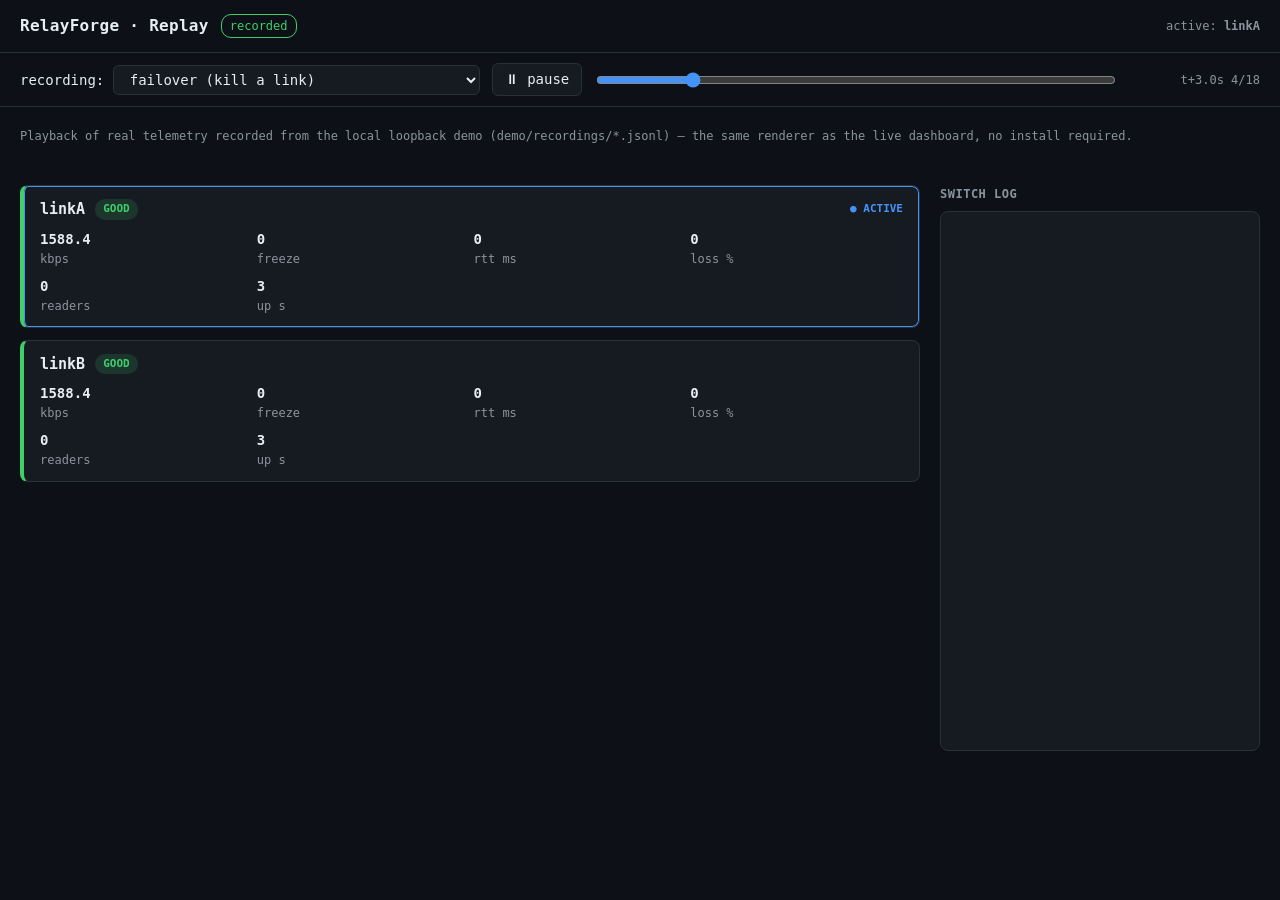
<file: web/replay.html>
<!doctype html>
<html lang="en">
<head>
<meta charset="utf-8">
<meta name="viewport" content="width=device-width, initial-scale=1">
<title>RelayForge — Replay (recorded telemetry)</title>
<link rel="stylesheet" href="styles.css">
</head>
<body>
<header>
  <h1>RelayForge · Replay</h1>
  <span id="conn" class="live">recorded</span>
  <span class="spacer hdr-active">active: <b id="active">—</b></span>
</header>
<div class="controls">
  <label>recording:
    <select id="rec">
      <option value="failover">failover (kill a link)</option>
      <option value="freeze">freeze (~3s: bytes stall, socket open)</option>
      <option value="recover">recover (kill → restore primary)</option>
      <option value="degraded">degraded (low bitrate, no flap)</option>
    </select>
  </label>
  <button id="play">⏸ pause</button>
  <input id="scrub" type="range" min="0" max="0" value="0">
  <span class="time" id="time">—</span>
</div>
<p class="note">Playback of real telemetry recorded from the local loopback demo (<code>demo/recordings/*.jsonl</code>) — the same renderer as the live dashboard, no install required.</p>
<main>
  <section id="cards"><div class="empty">loading…</div></section>
  <aside>
    <h2>Switch log</h2>
    <div id="log"></div>
  </aside>
</main>
<script src="render.js"></script>
<script>
  const dash = makeDashboard({
    cardsEl: document.getElementById("cards"),
    activeEl: document.getElementById("active"),
    logEl: document.getElementById("log"),
  });
  const recEl = document.getElementById("rec");
  const playEl = document.getElementById("play");
  const scrubEl = document.getElementById("scrub");
  const timeEl = document.getElementById("time");
  const STEP_MS = 300;

  let snaps = [], idx = 0, t0 = 0, timer = null;

  function fmt(i) {
    if (!snaps.length) return "—";
    const rel = (snaps[i].ts - t0).toFixed(1);
    return `t+${rel}s   ${i + 1}/${snaps.length}`;
  }

  function seek(i) {            // jump: rebuild log from the start up to i
    idx = Math.max(0, Math.min(i, snaps.length - 1));
    dash.reset();
    for (let k = 0; k <= idx; k++) dash.render(snaps[k]);
    scrubEl.value = idx;
    timeEl.textContent = fmt(idx);
  }

  function step() {             // advance one frame (log accumulates forward)
    if (idx >= snaps.length - 1) { seek(0); return; }  // loop
    idx++;
    dash.render(snaps[idx]);
    scrubEl.value = idx;
    timeEl.textContent = fmt(idx);
  }

  function setPlaying(on) {
    if (timer) { clearInterval(timer); timer = null; }
    if (on) timer = setInterval(step, STEP_MS);
    playEl.textContent = on ? "⏸ pause" : "▶ play";
  }

  async function load(name) {
    setPlaying(false);
    const res = await fetch(`../demo/recordings/${name}.jsonl`, { cache: "no-store" });
    const text = await res.text();
    snaps = text.split("\n").filter(Boolean).map(JSON.parse);
    t0 = snaps.length ? snaps[0].ts : 0;
    scrubEl.max = Math.max(0, snaps.length - 1);
    seek(0);
    setPlaying(true);
  }

  recEl.onchange = () => load(recEl.value);
  playEl.onclick = () => setPlaying(!timer);
  scrubEl.oninput = () => { setPlaying(false); seek(+scrubEl.value); };
  load(recEl.value);
</script>
</body>
</html>
</file>
<file: web/styles.css>
:root {
  --good:#3ecf6b; --degraded:#e3b341; --dead:#f25c54;
  --bg:#0d1117; --card:#161b22; --line:#2a3038; --fg:#e6edf3; --dim:#8b949e; --accent:#4493f8;
}
* { box-sizing: border-box; }
body { margin:0; background:var(--bg); color:var(--fg); font:14px/1.5 ui-monospace,SFMono-Regular,Menlo,Consolas,monospace; }
header { display:flex; align-items:center; gap:12px; padding:14px 20px; border-bottom:1px solid var(--line); flex-wrap:wrap; }
header h1 { font-size:16px; margin:0; font-weight:600; letter-spacing:.3px; }
#conn { font-size:12px; padding:2px 8px; border-radius:10px; border:1px solid var(--line); color:var(--dim); }
#conn.live { color:var(--good); border-color:var(--good); }
#conn.down { color:var(--dead); border-color:var(--dead); }
.spacer { margin-left:auto; }
.hdr-active { color:var(--dim); font-size:12px; }
main { padding:20px; display:grid; grid-template-columns:1fr 320px; gap:20px; align-items:start; }
#cards { display:flex; flex-direction:column; gap:12px; }
.card { background:var(--card); border:1px solid var(--line); border-left-width:4px; border-radius:8px; padding:12px 16px; }
.card.GOOD { border-left-color:var(--good); }
.card.DEGRADED { border-left-color:var(--degraded); }
.card.DEAD { border-left-color:var(--dead); opacity:.7; }
.card.active { box-shadow:0 0 0 1px var(--accent) inset; }
.row1 { display:flex; align-items:center; gap:10px; }
.name { font-size:15px; font-weight:600; }
.badge { font-size:11px; padding:2px 8px; border-radius:10px; font-weight:600; }
.badge.GOOD { background:rgba(62,207,107,.15); color:var(--good); }
.badge.DEGRADED { background:rgba(227,179,65,.15); color:var(--degraded); }
.badge.DEAD { background:rgba(242,92,84,.15); color:var(--dead); }
.active-pill { margin-left:auto; font-size:11px; color:var(--accent); font-weight:600; }
.metrics { margin-top:8px; display:grid; grid-template-columns:repeat(4,1fr); gap:8px 4px; font-size:12px; color:var(--dim); }
.metrics b { display:block; color:var(--fg); font-size:14px; font-weight:600; }
aside h2 { font-size:12px; color:var(--dim); text-transform:uppercase; letter-spacing:.5px; margin:0 0 8px; }
#log { background:var(--card); border:1px solid var(--line); border-radius:8px; padding:10px; height:60vh; overflow:auto; font-size:12px; }
#log div { padding:2px 0; border-bottom:1px solid #1c2128; }
#log .t { color:var(--dim); }
.empty { color:var(--dim); padding:20px; text-align:center; }

/* replay controls */
.controls { display:flex; align-items:center; gap:12px; padding:10px 20px; border-bottom:1px solid var(--line); flex-wrap:wrap; }
.controls button, .controls select {
  background:var(--card); color:var(--fg); border:1px solid var(--line); border-radius:6px;
  padding:5px 12px; font:inherit; cursor:pointer;
}
.controls button:hover { border-color:var(--accent); }
.controls input[type=range] { flex:1; min-width:160px; accent-color:var(--accent); }
.controls .time { color:var(--dim); font-size:12px; min-width:130px; text-align:right; }
.note { padding:8px 20px; color:var(--dim); font-size:12px; }
</file>
